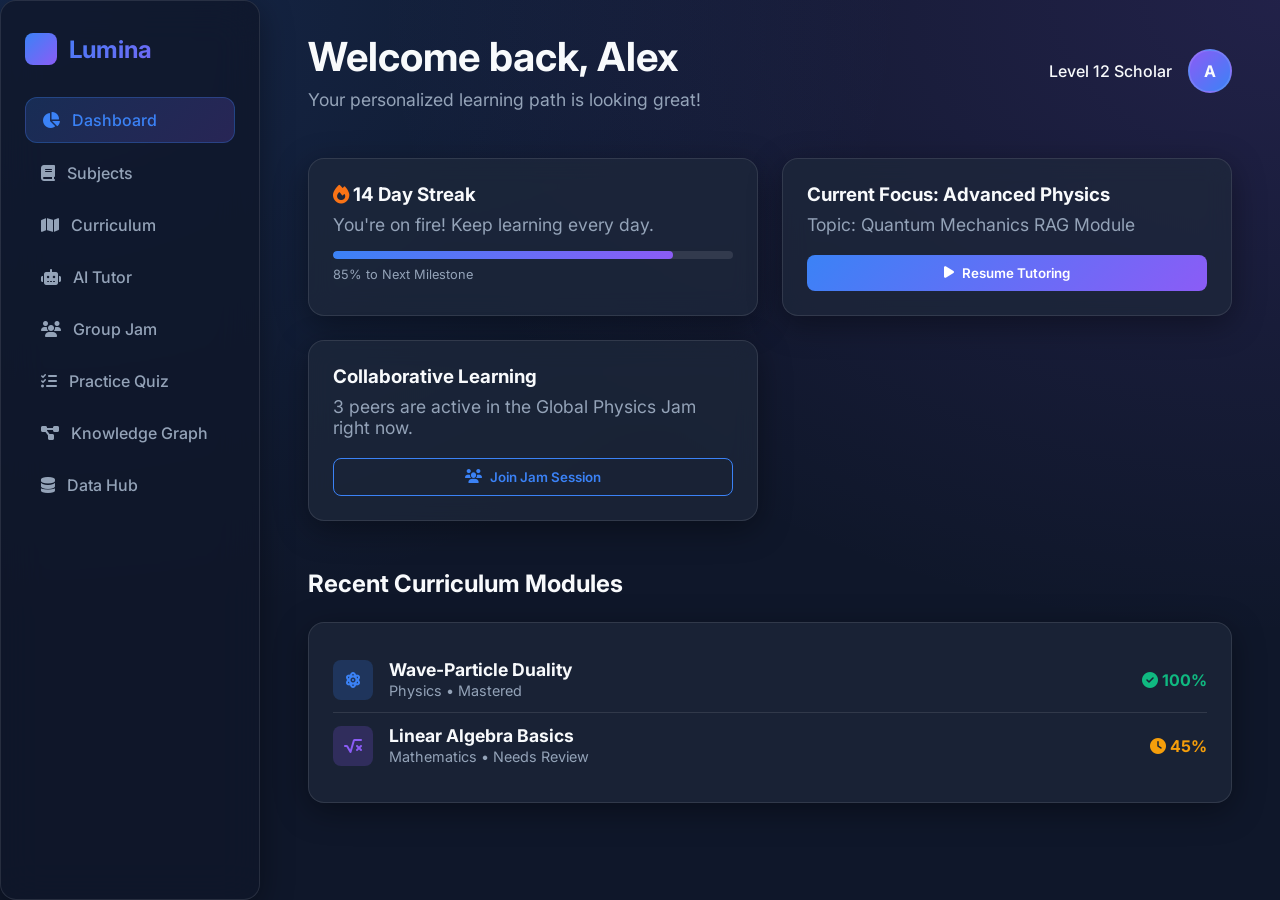
<file: index.html>
<!DOCTYPE html>
<html lang="en">

<head>
  <meta charset="UTF-8">
  <meta name="viewport" content="width=device-width, initial-scale=1.0">
  <title>Lumina RAG Tutor | Dashboard</title>
  <link rel="stylesheet" href="styles.css">
  <link href="https://fonts.googleapis.com/css2?family=Inter:wght@400;500;600;700&display=swap" rel="stylesheet">
  <!-- Icons -->
  <link rel="stylesheet" href="https://cdnjs.cloudflare.com/ajax/libs/font-awesome/6.4.0/css/all.min.css">
</head>

<body>

  <!-- Sidebar -->
  <nav class="sidebar glass-panel">
    <div class="brand">
      <div class="brand-icon"><i class="fa-solid fa-brain"></i></div>
      Lumina
    </div>

        <ul class="nav-links">
      <li><a href="index.html" class="nav-link active"><i class="fa-solid fa-chart-pie"></i> Dashboard</a></li>
      <li><a href="subjects.html" class="nav-link"><i class="fa-solid fa-book"></i> Subjects</a></li>
      <li><a href="curriculum.html" class="nav-link"><i class="fa-solid fa-map"></i> Curriculum</a></li>
      <li><a href="tutor.html" class="nav-link"><i class="fa-solid fa-robot"></i> AI Tutor</a></li>
      <li><a href="jam.html" class="nav-link"><i class="fa-solid fa-users"></i> Group Jam</a></li>
      <li><a href="quiz.html" class="nav-link"><i class="fa-solid fa-list-check"></i> Practice Quiz</a></li>
      <li><a href="graph.html" class="nav-link"><i class="fa-solid fa-project-diagram"></i> Knowledge Graph</a></li>
      <li><a href="profile.html" class="nav-link"><i class="fa-solid fa-database"></i> Data Hub</a></li>
    </ul>
  </nav>

  <!-- Main Content -->
  <main class="main-content">
    <header class="animate-fade-in">
      <div>
        <h1>Welcome back, Alex</h1>
        <p class="subtitle">Your personalized learning path is looking great!</p>
      </div>
      <div class="user-profile">
        <span style="font-weight: 500;">Level 12 Scholar</span>
        <div class="avatar">A</div>
      </div>
    </header>

    <div class="grid-cards animate-fade-in" style="animation-delay: 0.1s;">

      <!-- Metric Card -->
      <div class="glass-panel card">
        <h3><i class="fa-solid fa-fire text-orange-500" style="color:#f97316;"></i> 14 Day Streak</h3>
        <p class="subtitle" style="margin-top: 8px;">You're on fire! Keep learning every day.</p>
        <div class="progress-container">
          <div class="progress-bar" style="width: 85%"></div>
        </div>
        <p style="font-size: 0.8rem; margin-top: 8px; color: var(--text-muted);">85% to Next Milestone</p>
      </div>

      <!-- Currently Studying -->
      <div class="glass-panel card">
        <h3>Current Focus: Advanced Physics</h3>
        <p class="subtitle" style="margin-top: 8px;">Topic: Quantum Mechanics RAG Module</p>
        <button class="btn btn-primary" style="margin-top: 20px; width: 100%; justify-content: center;"
          onclick="window.location.href='tutor.html'">
          <i class="fa-solid fa-play"></i> Resume Tutoring
        </button>
      </div>

      <!-- Quick Action -->
      <div class="glass-panel card">
        <h3>Collaborative Learning</h3>
        <p class="subtitle" style="margin-top: 8px;">3 peers are active in the Global Physics Jam right now.</p>
        <button class="btn btn-outline" style="margin-top: 20px; width: 100%; justify-content: center;"
          onclick="window.location.href='jam.html'">
          <i class="fa-solid fa-users"></i> Join Jam Session
        </button>
      </div>

    </div>

    <!-- Recent Modules -->
    <h2 style="margin-top: 3rem; margin-bottom: 1.5rem;" class="animate-fade-in" style="animation-delay: 0.2s;">Recent
      Curriculum Modules</h2>
    <div class="glass-panel" style="padding: 1.5rem; animation-delay: 0.3s;">
      <div
        style="display: flex; justify-content: space-between; align-items: center; padding: 12px 0; border-bottom: 1px solid var(--glass-border);">
        <div style="display: flex; align-items: center; gap: 16px;">
          <div
            style="width:40px;height:40px;border-radius:8px;background:rgba(59,130,246,0.2);display:grid;place-items:center;color:var(--accent-primary);">
            <i class="fa-solid fa-atom"></i></div>
          <div>
            <h4 style="font-size: 1.1rem;">Wave-Particle Duality</h4>
            <span style="font-size: 0.9rem; color: var(--text-muted);">Physics • Mastered</span>
          </div>
        </div>
        <span style="color: var(--accent-success); font-weight: bold;"><i class="fa-solid fa-check-circle"></i>
          100%</span>
      </div>

      <div style="display: flex; justify-content: space-between; align-items: center; padding: 12px 0;">
        <div style="display: flex; align-items: center; gap: 16px;">
          <div
            style="width:40px;height:40px;border-radius:8px;background:rgba(139,92,246,0.2);display:grid;place-items:center;color:var(--accent-secondary);">
            <i class="fa-solid fa-square-root-variable"></i></div>
          <div>
            <h4 style="font-size: 1.1rem;">Linear Algebra Basics</h4>
            <span style="font-size: 0.9rem; color: var(--text-muted);">Mathematics • Needs Review</span>
          </div>
        </div>
        <span style="color: #f59e0b; font-weight: bold;"><i class="fa-solid fa-clock"></i> 45%</span>
      </div>
    </div>
  </main>

  <script src="app.js"></script>
</body>

</html>
</file>
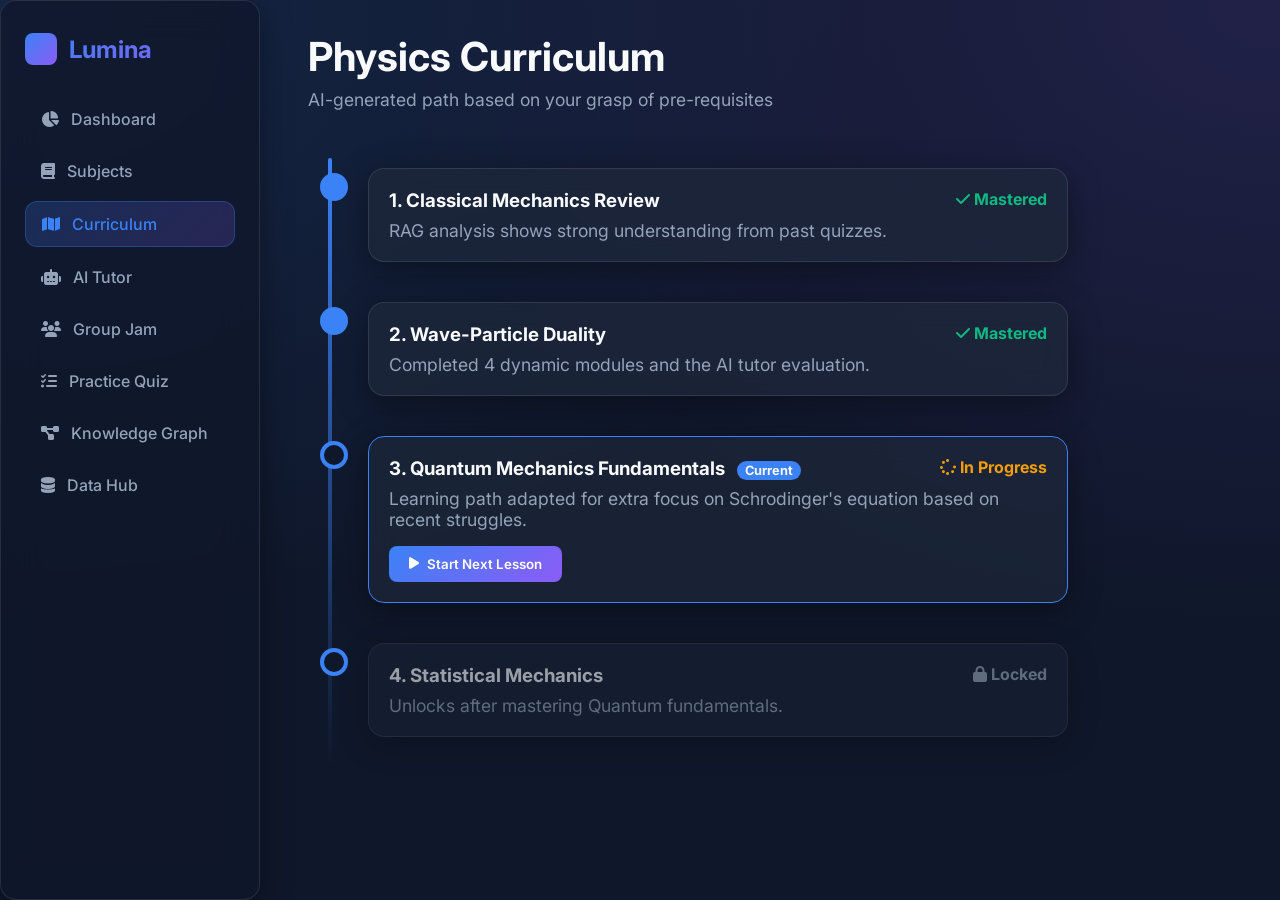
<file: curriculum.html>
<!DOCTYPE html>
<html lang="en">

<head>
    <meta charset="UTF-8">
    <title>Lumina | Curriculum</title>
    <link rel="stylesheet" href="styles.css">
    <link href="https://fonts.googleapis.com/css2?family=Inter:wght@400;500;600;700&display=swap" rel="stylesheet">
    <link rel="stylesheet" href="https://cdnjs.cloudflare.com/ajax/libs/font-awesome/6.4.0/css/all.min.css">
    <style>
        .timeline {
            position: relative;
            max-width: 800px;
            margin-top: 2rem;
        }

        .timeline::after {
            content: '';
            position: absolute;
            width: 4px;
            background: linear-gradient(180deg, var(--accent-primary), var(--bg-dark));
            top: 0;
            bottom: 0;
            left: 20px;
            border-radius: 2px;
        }

        .timeline-item {
            padding: 10px 40px 30px 60px;
            position: relative;
            background-color: inherit;
            width: 100%;
        }

        .timeline-item::after {
            content: '';
            position: absolute;
            width: 20px;
            height: 20px;
            left: 12px;
            background: var(--bg-dark);
            border: 4px solid var(--accent-primary);
            top: 15px;
            border-radius: 50%;
            z-index: 1;
        }

        .timeline-item.completed::after {
            background: var(--accent-primary);
        }

        .timeline-content {
            padding: 20px;
            position: relative;
        }
    </style>
</head>

<body>

    <!-- Sidebar -->
    <nav class="sidebar glass-panel">
        <div class="brand">
            <div class="brand-icon"><i class="fa-solid fa-brain"></i></div>
            Lumina
        </div>

            <ul class="nav-links">
      <li><a href="index.html" class="nav-link"><i class="fa-solid fa-chart-pie"></i> Dashboard</a></li>
      <li><a href="subjects.html" class="nav-link"><i class="fa-solid fa-book"></i> Subjects</a></li>
      <li><a href="curriculum.html" class="nav-link active"><i class="fa-solid fa-map"></i> Curriculum</a></li>
      <li><a href="tutor.html" class="nav-link"><i class="fa-solid fa-robot"></i> AI Tutor</a></li>
      <li><a href="jam.html" class="nav-link"><i class="fa-solid fa-users"></i> Group Jam</a></li>
      <li><a href="quiz.html" class="nav-link"><i class="fa-solid fa-list-check"></i> Practice Quiz</a></li>
      <li><a href="graph.html" class="nav-link"><i class="fa-solid fa-project-diagram"></i> Knowledge Graph</a></li>
      <li><a href="profile.html" class="nav-link"><i class="fa-solid fa-database"></i> Data Hub</a></li>
    </ul>
    </nav>

    <main class="main-content">
        <header class="animate-fade-in">
            <div>
                <h1>Physics Curriculum</h1>
                <p class="subtitle">AI-generated path based on your grasp of pre-requisites</p>
            </div>
        </header>

        <div class="timeline animate-fade-in" style="animation-delay: 0.1s;">

            <div class="timeline-item completed">
                <div class="glass-panel timeline-content">
                    <div style="display: flex; justify-content: space-between;">
                        <h3>1. Classical Mechanics Review</h3>
                        <span style="color: var(--accent-success); font-weight: bold;"><i class="fa-solid fa-check"></i>
                            Mastered</span>
                    </div>
                    <p class="subtitle" style="margin-top: 8px;">RAG analysis shows strong understanding from past
                        quizzes.</p>
                </div>
            </div>

            <div class="timeline-item completed">
                <div class="glass-panel timeline-content border-active">
                    <div style="display: flex; justify-content: space-between;">
                        <h3>2. Wave-Particle Duality</h3>
                        <span style="color: var(--accent-success); font-weight: bold;"><i class="fa-solid fa-check"></i>
                            Mastered</span>
                    </div>
                    <p class="subtitle" style="margin-top: 8px;">Completed 4 dynamic modules and the AI tutor
                        evaluation.</p>
                </div>
            </div>

            <div class="timeline-item">
                <div class="glass-panel timeline-content" style="border: 1px solid var(--accent-primary);">
                    <div style="display: flex; justify-content: space-between;">
                        <h3>3. Quantum Mechanics Fundamentals <span
                                style="font-size: 0.8rem; background: var(--accent-primary); padding: 2px 8px; border-radius: 12px; margin-left: 8px;">Current</span>
                        </h3>
                        <span style="color: #f59e0b; font-weight: bold;"><i class="fa-solid fa-spinner fa-spin"></i> In
                            Progress</span>
                    </div>
                    <p class="subtitle" style="margin-top: 8px;">Learning path adapted for extra focus on Schrodinger's
                        equation based on recent struggles.</p>
                    <button class="btn btn-primary" style="margin-top: 16px;"
                        onclick="window.location.href='tutor.html'"><i class="fa-solid fa-play"></i> Start Next
                        Lesson</button>
                </div>
            </div>

            <div class="timeline-item">
                <div class="glass-panel timeline-content" style="opacity: 0.6;">
                    <div style="display: flex; justify-content: space-between;">
                        <h3>4. Statistical Mechanics</h3>
                        <span style="color: var(--text-muted); font-weight: bold;"><i class="fa-solid fa-lock"></i>
                            Locked</span>
                    </div>
                    <p class="subtitle" style="margin-top: 8px;">Unlocks after mastering Quantum fundamentals.</p>
                </div>
            </div>

        </div>
    </main>

    <script src="app.js"></script>
</body>

</html>
</file>
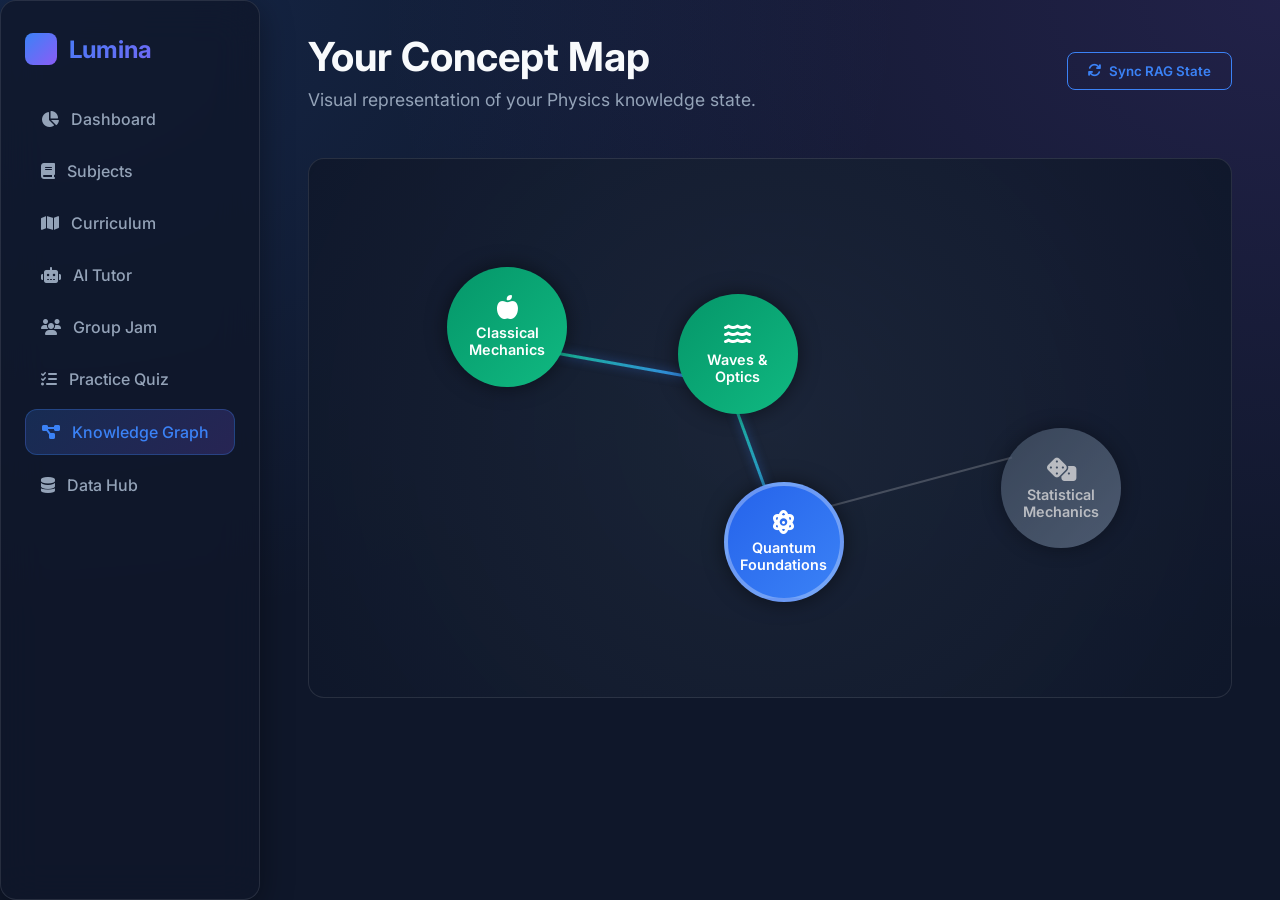
<file: graph.html>
<!DOCTYPE html>
<html lang="en">

<head>
    <meta charset="UTF-8">
    <title>Lumina | Knowledge Graph</title>
    <link rel="stylesheet" href="styles.css">
    <link href="https://fonts.googleapis.com/css2?family=Inter:wght@400;500;600;700&display=swap" rel="stylesheet">
    <link rel="stylesheet" href="https://cdnjs.cloudflare.com/ajax/libs/font-awesome/6.4.0/css/all.min.css">
    <style>
        .graph-container {
            position: relative;
            width: 100%;
            height: 60vh;
            background: radial-gradient(circle at center, rgba(30, 41, 59, 0.8), rgba(15, 23, 42, 0.9));
            border-radius: 16px;
            border: 1px solid var(--glass-border);
            overflow: hidden;
            display: flex;
            justify-content: center;
            align-items: center;
        }

        .node {
            position: absolute;
            width: 120px;
            height: 120px;
            border-radius: 50%;
            display: flex;
            flex-direction: column;
            justify-content: center;
            align-items: center;
            text-align: center;
            padding: 10px;
            font-size: 0.9rem;
            font-weight: 600;
            color: white;
            box-shadow: 0 0 20px rgba(0, 0, 0, 0.5);
            cursor: pointer;
            transition: transform 0.3s ease, box-shadow 0.3s ease;
            z-index: 2;
        }

        .node:hover {
            transform: scale(1.1);
            box-shadow: 0 0 30px rgba(255, 255, 255, 0.2);
        }

        .node-mastered {
            background: linear-gradient(135deg, #059669, #10b981);
        }

        .node-current {
            background: linear-gradient(135deg, #2563eb, #3b82f6);
            border: 4px solid rgba(255, 255, 255, 0.3);
        }

        .node-locked {
            background: linear-gradient(135deg, #475569, #64748b);
            opacity: 0.7;
        }

        .line {
            position: absolute;
            background: rgba(255, 255, 255, 0.2);
            height: 2px;
            z-index: 1;
            transform-origin: 0 50%;
        }

        .line-active {
            background: linear-gradient(90deg, #10b981, #3b82f6);
            height: 3px;
            box-shadow: 0 0 10px rgba(59, 130, 246, 0.5);
        }
    </style>
</head>

<body>

    <!-- Sidebar -->
    <nav class="sidebar glass-panel">
        <div class="brand">
            <div class="brand-icon"><i class="fa-solid fa-brain"></i></div> Lumina
        </div>
            <ul class="nav-links">
      <li><a href="index.html" class="nav-link"><i class="fa-solid fa-chart-pie"></i> Dashboard</a></li>
      <li><a href="subjects.html" class="nav-link"><i class="fa-solid fa-book"></i> Subjects</a></li>
      <li><a href="curriculum.html" class="nav-link"><i class="fa-solid fa-map"></i> Curriculum</a></li>
      <li><a href="tutor.html" class="nav-link"><i class="fa-solid fa-robot"></i> AI Tutor</a></li>
      <li><a href="jam.html" class="nav-link"><i class="fa-solid fa-users"></i> Group Jam</a></li>
      <li><a href="quiz.html" class="nav-link"><i class="fa-solid fa-list-check"></i> Practice Quiz</a></li>
      <li><a href="graph.html" class="nav-link active"><i class="fa-solid fa-project-diagram"></i> Knowledge Graph</a></li>
      <li><a href="profile.html" class="nav-link"><i class="fa-solid fa-database"></i> Data Hub</a></li>
    </ul>
    </nav>

    <main class="main-content">
        <header class="animate-fade-in">
            <div>
                <h1>Your Concept Map</h1>
                <p class="subtitle">Visual representation of your Physics knowledge state.</p>
            </div>
            <button class="btn btn-outline"><i class="fa-solid fa-arrows-rotate"></i> Sync RAG State</button>
        </header>

        <div class="graph-container animate-fade-in" style="animation-delay: 0.1s;">

            <!-- Nodes -->
            <div class="node node-mastered" style="top: 20%; left: 15%;">
                <i class="fa-solid fa-apple-whole" style="font-size: 1.5rem; margin-bottom: 5px;"></i>
                Classical<br>Mechanics
            </div>

            <div class="node node-mastered" style="top: 25%; left: 40%;">
                <i class="fa-solid fa-water" style="font-size: 1.5rem; margin-bottom: 5px;"></i>
                Waves &<br>Optics
            </div>

            <div class="node node-current" style="top: 60%; left: 45%;">
                <i class="fa-solid fa-atom" style="font-size: 1.5rem; margin-bottom: 5px;"></i>
                Quantum<br>Foundations
            </div>

            <div class="node node-locked" style="top: 50%; left: 75%;">
                <i class="fa-solid fa-dice" style="font-size: 1.5rem; margin-bottom: 5px;"></i>
                Statistical<br>Mechanics
            </div>

            <!-- Static Lines Mockup (Using fixed rotation/width for demo) -->
            <div class="line line-active" style="top: 35%; left: 24%; width: 20%; transform: rotate(10deg);"></div>
            <div class="line line-active" style="top: 40%; left: 45%; width: 20%; transform: rotate(70deg);"></div>
            <div class="line" style="top: 65%; left: 55%; width: 22%; transform: rotate(-15deg);"></div>

        </div>
    </main>

    <script src="app.js"></script>
</body>

</html>
</file>
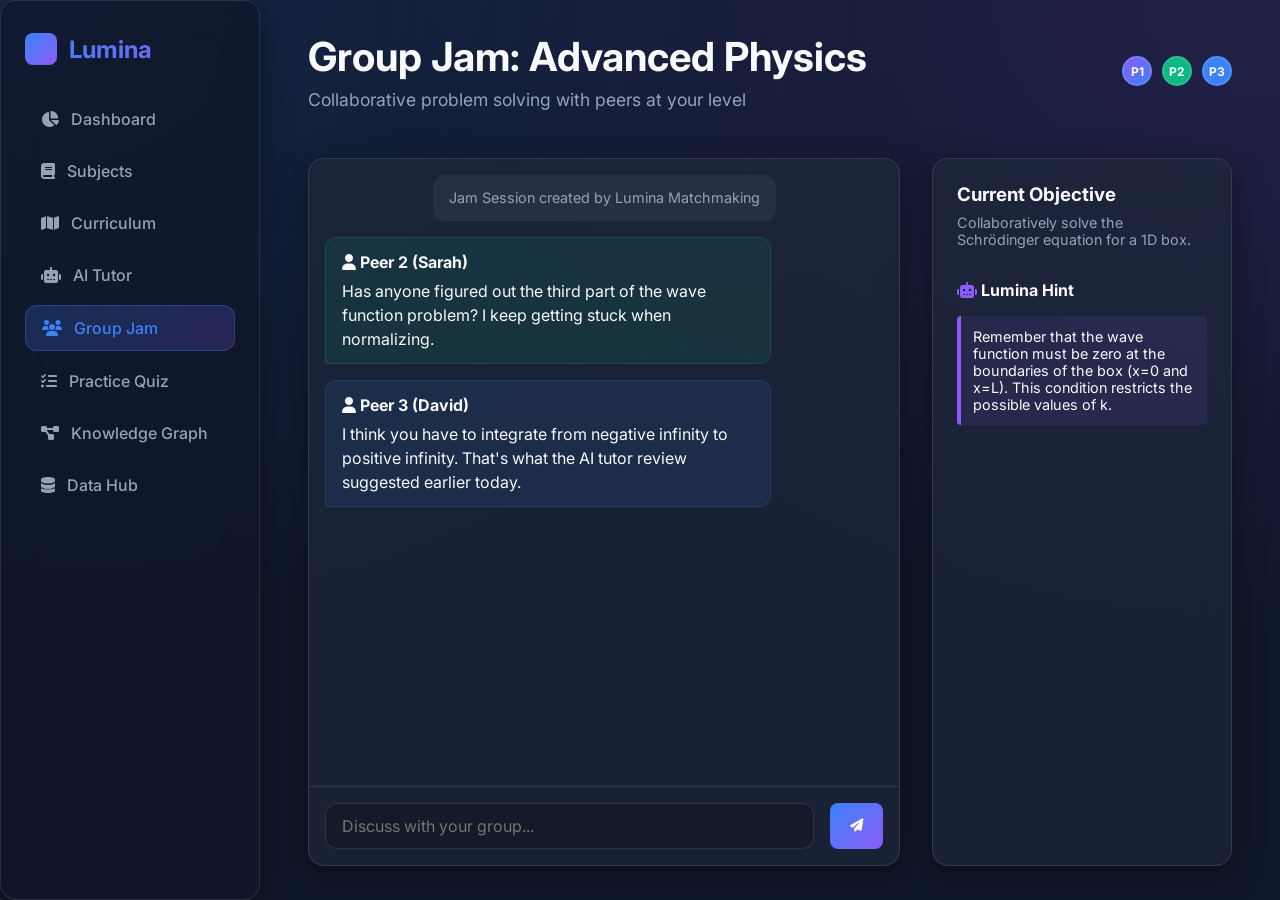
<file: jam.html>
<!DOCTYPE html>
<html lang="en">

<head>
    <meta charset="UTF-8">
    <title>Lumina | Group Jam</title>
    <link rel="stylesheet" href="styles.css">
    <link href="https://fonts.googleapis.com/css2?family=Inter:wght@400;500;600;700&display=swap" rel="stylesheet">
    <link rel="stylesheet" href="https://cdnjs.cloudflare.com/ajax/libs/font-awesome/6.4.0/css/all.min.css">
</head>

<body>

    <!-- Sidebar -->
    <nav class="sidebar glass-panel">
        <div class="brand">
            <div class="brand-icon"><i class="fa-solid fa-brain"></i></div>
            Lumina
        </div>

            <ul class="nav-links">
      <li><a href="index.html" class="nav-link"><i class="fa-solid fa-chart-pie"></i> Dashboard</a></li>
      <li><a href="subjects.html" class="nav-link"><i class="fa-solid fa-book"></i> Subjects</a></li>
      <li><a href="curriculum.html" class="nav-link"><i class="fa-solid fa-map"></i> Curriculum</a></li>
      <li><a href="tutor.html" class="nav-link"><i class="fa-solid fa-robot"></i> AI Tutor</a></li>
      <li><a href="jam.html" class="nav-link active"><i class="fa-solid fa-users"></i> Group Jam</a></li>
      <li><a href="quiz.html" class="nav-link"><i class="fa-solid fa-list-check"></i> Practice Quiz</a></li>
      <li><a href="graph.html" class="nav-link"><i class="fa-solid fa-project-diagram"></i> Knowledge Graph</a></li>
      <li><a href="profile.html" class="nav-link"><i class="fa-solid fa-database"></i> Data Hub</a></li>
    </ul>
    </nav>

    <main class="main-content">
        <header class="animate-fade-in">
            <div>
                <h1>Group Jam: Advanced Physics</h1>
                <p class="subtitle">Collaborative problem solving with peers at your level</p>
            </div>
            <div style="display: flex; gap: 10px;">
                <span class="user-profile">
                    <div class="avatar" style="width:30px;height:30px;font-size:12px;">P1</div>
                </span>
                <span class="user-profile">
                    <div class="avatar" style="width:30px;height:30px;font-size:12px;background:var(--accent-success)">
                        P2</div>
                </span>
                <span class="user-profile">
                    <div class="avatar" style="width:30px;height:30px;font-size:12px;background:var(--accent-primary)">
                        P3</div>
                </span>
            </div>
        </header>

        <div style="display: grid; grid-template-columns: 1fr 300px; gap: 2rem;">
            <div class="glass-panel chat-container animate-fade-in"
                style="animation-delay: 0.1s; height: calc(100vh - 12rem);">
                <div class="chat-history" id="jam-chat-history">
                    <div class="msg animate-fade-in"
                        style="background: rgba(255,255,255,0.05); align-self: center; text-align: center; color: var(--text-muted); font-size: 0.9rem;">
                        Jam Session created by Lumina Matchmaking
                    </div>
                    <div class="msg animate-fade-in"
                        style="background: rgba(16, 185, 129, 0.1); border: 1px solid rgba(16, 185, 129, 0.2); align-self: flex-start; border-bottom-left-radius: 4px;">
                        <strong><i class="fa-solid fa-user"></i> Peer 2 (Sarah)</strong><br>
                        <p style="margin-top: 5px;">Has anyone figured out the third part of the wave function problem?
                            I keep getting stuck when normalizing.</p>
                    </div>
                    <div class="msg animate-fade-in"
                        style="background: rgba(59, 130, 246, 0.1); border: 1px solid rgba(59, 130, 246, 0.2); align-self: flex-start; border-bottom-left-radius: 4px;">
                        <strong><i class="fa-solid fa-user"></i> Peer 3 (David)</strong><br>
                        <p style="margin-top: 5px;">I think you have to integrate from negative infinity to positive
                            infinity. That's what the AI tutor review suggested earlier today.</p>
                    </div>
                </div>

                <div class="chat-input-area">
                    <input type="text" class="chat-input-field" id="jam-input" placeholder="Discuss with your group...">
                    <button class="btn btn-primary" id="jam-send"><i class="fa-solid fa-paper-plane"></i></button>
                </div>
            </div>

            <div class="glass-panel animate-fade-in" style="animation-delay: 0.2s; padding: 1.5rem;">
                <h3>Current Objective</h3>
                <p class="subtitle" style="font-size: 0.9rem; margin-top: 8px;">Collaboratively solve the Schrödinger
                    equation for a 1D box.</p>

                <h4 style="margin-top: 2rem; margin-bottom: 1rem;"><i class="fa-solid fa-robot"
                        style="color: var(--accent-secondary)"></i> Lumina Hint</h4>
                <div
                    style="background: rgba(139, 92, 246, 0.1); border-left: 4px solid var(--accent-secondary); padding: 12px; border-radius: 4px; font-size: 0.9rem;">
                    Remember that the wave function must be zero at the boundaries of the box (x=0 and x=L). This
                    condition restricts the possible values of k.
                </div>
            </div>
        </div>
    </main>

    <script src="app.js"></script>
</body>

</html>
</file>
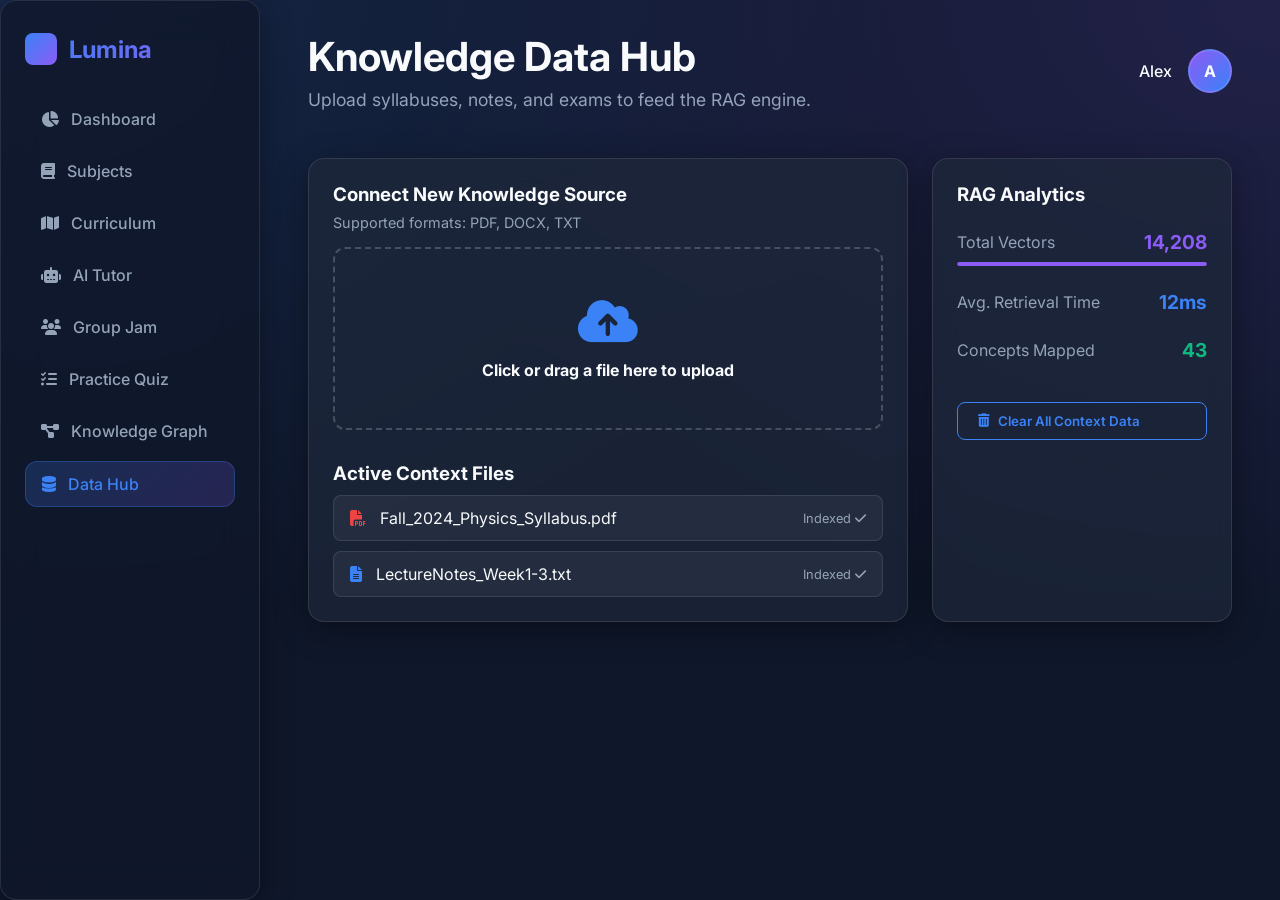
<file: profile.html>
<!DOCTYPE html>
<html lang="en">

<head>
    <meta charset="UTF-8">
    <title>Lumina | Data Hub</title>
    <link rel="stylesheet" href="styles.css">
    <link href="https://fonts.googleapis.com/css2?family=Inter:wght@400;500;600;700&display=swap" rel="stylesheet">
    <link rel="stylesheet" href="https://cdnjs.cloudflare.com/ajax/libs/font-awesome/6.4.0/css/all.min.css">
    <style>
        .upload-zone {
            border: 2px dashed rgba(255, 255, 255, 0.2);
            border-radius: 12px;
            padding: 3rem;
            text-align: center;
            transition: all 0.3s ease;
            cursor: pointer;
            margin-top: 1rem;
        }

        .upload-zone:hover {
            border-color: var(--accent-primary);
            background: rgba(59, 130, 246, 0.05);
        }

        .file-item {
            display: flex;
            justify-content: space-between;
            align-items: center;
            padding: 12px 16px;
            background: rgba(255, 255, 255, 0.05);
            border: 1px solid var(--glass-border);
            border-radius: 8px;
            margin-top: 10px;
        }
    </style>
</head>

<body>

    <!-- Sidebar -->
    <nav class="sidebar glass-panel">
        <div class="brand">
            <div class="brand-icon"><i class="fa-solid fa-brain"></i></div> Lumina
        </div>
            <ul class="nav-links">
      <li><a href="index.html" class="nav-link"><i class="fa-solid fa-chart-pie"></i> Dashboard</a></li>
      <li><a href="subjects.html" class="nav-link"><i class="fa-solid fa-book"></i> Subjects</a></li>
      <li><a href="curriculum.html" class="nav-link"><i class="fa-solid fa-map"></i> Curriculum</a></li>
      <li><a href="tutor.html" class="nav-link"><i class="fa-solid fa-robot"></i> AI Tutor</a></li>
      <li><a href="jam.html" class="nav-link"><i class="fa-solid fa-users"></i> Group Jam</a></li>
      <li><a href="quiz.html" class="nav-link"><i class="fa-solid fa-list-check"></i> Practice Quiz</a></li>
      <li><a href="graph.html" class="nav-link"><i class="fa-solid fa-project-diagram"></i> Knowledge Graph</a></li>
      <li><a href="profile.html" class="nav-link active"><i class="fa-solid fa-database"></i> Data Hub</a></li>
    </ul>
    </nav>

    <main class="main-content">
        <header class="animate-fade-in">
            <div>
                <h1>Knowledge Data Hub</h1>
                <p class="subtitle">Upload syllabuses, notes, and exams to feed the RAG engine.</p>
            </div>
            <div>
                <div class="user-profile">
                    <span style="font-weight: 500;">Alex</span>
                    <div class="avatar">A</div>
                </div>
            </div>
        </header>

        <div class="grid-cards animate-fade-in" style="animation-delay: 0.1s; grid-template-columns: 2fr 1fr;">

            <!-- Upload Section -->
            <div class="glass-panel card">
                <h3>Connect New Knowledge Source</h3>
                <p class="subtitle" style="font-size: 0.9rem; margin-top: 8px;">Supported formats: PDF, DOCX, TXT</p>

                <div class="upload-zone" id="upload-zone" onclick="simulateUpload()">
                    <i class="fa-solid fa-cloud-arrow-up"
                        style="font-size: 3rem; color: var(--accent-primary); margin-bottom: 15px;"></i>
                    <h4 id="upload-text">Click or drag a file here to upload</h4>
                </div>

                <h3 style="margin-top: 2rem;">Active Context Files</h3>
                <div class="file-item">
                    <div><i class="fa-solid fa-file-pdf" style="color: #ef4444; margin-right: 10px;"></i>
                        Fall_2024_Physics_Syllabus.pdf</div>
                    <span style="color: var(--text-muted); font-size: 0.8rem;">Indexed <i
                            class="fa-solid fa-check text-green-500"></i></span>
                </div>
                <div class="file-item">
                    <div><i class="fa-solid fa-file-lines"
                            style="color: var(--accent-primary); margin-right: 10px;"></i> LectureNotes_Week1-3.txt
                    </div>
                    <span style="color: var(--text-muted); font-size: 0.8rem;">Indexed <i
                            class="fa-solid fa-check text-green-500"></i></span>
                </div>
            </div>

            <!-- Stats Section -->
            <div class="glass-panel card">
                <h3>RAG Analytics</h3>

                <div style="margin-top: 1.5rem; display: flex; align-items: center; justify-content: space-between;">
                    <span style="color: var(--text-muted);">Total Vectors</span>
                    <strong style="font-size: 1.2rem; color: var(--accent-secondary);">14,208</strong>
                </div>
                <div class="progress-container" style="height: 4px; margin-top: 8px;">
                    <div class="progress-bar" style="width: 100%; background: var(--accent-secondary);"></div>
                </div>

                <div style="margin-top: 1.5rem; display: flex; align-items: center; justify-content: space-between;">
                    <span style="color: var(--text-muted);">Avg. Retrieval Time</span>
                    <strong style="font-size: 1.2rem; color: var(--accent-primary);">12ms</strong>
                </div>

                <div style="margin-top: 1.5rem; display: flex; align-items: center; justify-content: space-between;">
                    <span style="color: var(--text-muted);">Concepts Mapped</span>
                    <strong style="font-size: 1.2rem; color: var(--accent-success);">43</strong>
                </div>

                <button class="btn btn-outline" style="width: 100%; margin-top: 2.5rem;"><i
                        class="fa-solid fa-trash-can"></i> Clear All Context Data</button>
            </div>

        </div>
    </main>

    <script src="app.js"></script>
</body>

</html>
</file>
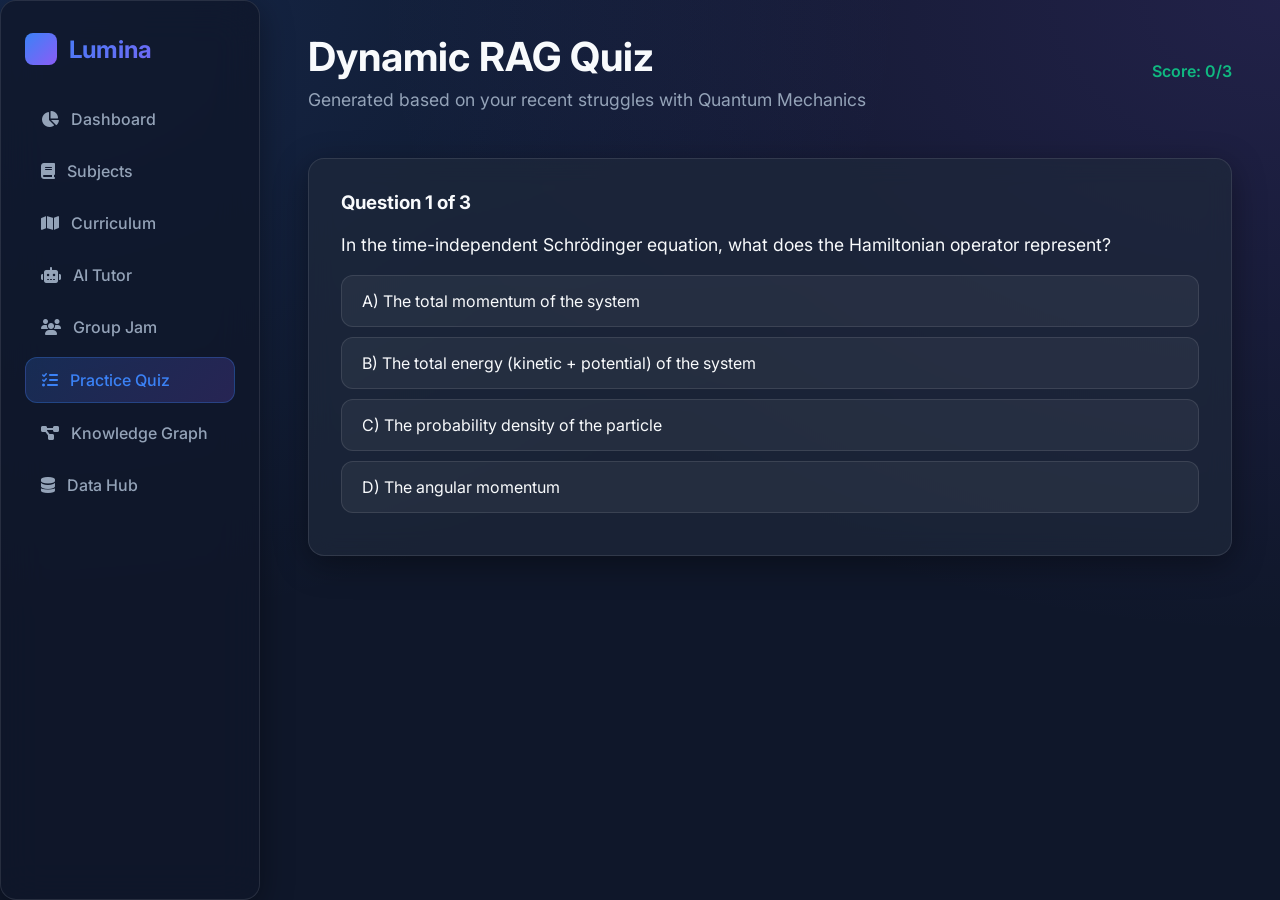
<file: quiz.html>
<!DOCTYPE html>
<html lang="en">

<head>
    <meta charset="UTF-8">
    <title>Lumina | Practice Quiz</title>
    <link rel="stylesheet" href="styles.css">
    <link href="https://fonts.googleapis.com/css2?family=Inter:wght@400;500;600;700&display=swap" rel="stylesheet">
    <link rel="stylesheet" href="https://cdnjs.cloudflare.com/ajax/libs/font-awesome/6.4.0/css/all.min.css">
    <style>
        .quiz-card {
            padding: 2rem;
            margin-top: 1.5rem;
        }

        .option-btn {
            display: block;
            width: 100%;
            text-align: left;
            padding: 15px 20px;
            margin-bottom: 10px;
            background: rgba(255, 255, 255, 0.05);
            border: 1px solid var(--glass-border);
            border-radius: 12px;
            color: var(--text-main);
            cursor: pointer;
            transition: all 0.2s ease;
            font-size: 1rem;
        }

        .option-btn:hover {
            background: rgba(255, 255, 255, 0.1);
            border-color: var(--accent-primary);
        }

        .option-btn.correct {
            background: rgba(16, 185, 129, 0.2);
            border-color: var(--accent-success);
        }

        .option-btn.incorrect {
            background: rgba(239, 68, 68, 0.2);
            border-color: #ef4444;
        }

        .explanation {
            margin-top: 1rem;
            padding: 1rem;
            border-radius: 8px;
            background: rgba(59, 130, 246, 0.1);
            border-left: 4px solid var(--accent-primary);
            display: none;
        }
    </style>
</head>

<body>

    <!-- Sidebar -->
    <nav class="sidebar glass-panel">
        <div class="brand">
            <div class="brand-icon"><i class="fa-solid fa-brain"></i></div> Lumina
        </div>
            <ul class="nav-links">
      <li><a href="index.html" class="nav-link"><i class="fa-solid fa-chart-pie"></i> Dashboard</a></li>
      <li><a href="subjects.html" class="nav-link"><i class="fa-solid fa-book"></i> Subjects</a></li>
      <li><a href="curriculum.html" class="nav-link"><i class="fa-solid fa-map"></i> Curriculum</a></li>
      <li><a href="tutor.html" class="nav-link"><i class="fa-solid fa-robot"></i> AI Tutor</a></li>
      <li><a href="jam.html" class="nav-link"><i class="fa-solid fa-users"></i> Group Jam</a></li>
      <li><a href="quiz.html" class="nav-link active"><i class="fa-solid fa-list-check"></i> Practice Quiz</a></li>
      <li><a href="graph.html" class="nav-link"><i class="fa-solid fa-project-diagram"></i> Knowledge Graph</a></li>
      <li><a href="profile.html" class="nav-link"><i class="fa-solid fa-database"></i> Data Hub</a></li>
    </ul>
    </nav>

    <main class="main-content">
        <header class="animate-fade-in">
            <div>
                <h1>Dynamic RAG Quiz</h1>
                <p class="subtitle">Generated based on your recent struggles with Quantum Mechanics</p>
            </div>
            <div><span style="font-weight: 600; color: var(--accent-success);">Score: <span
                        id="quiz-score">0</span>/3</span></div>
        </header>

        <div class="glass-panel quiz-card animate-fade-in" style="animation-delay: 0.1s;" id="quiz-container">
            <h3 style="margin-bottom: 20px;">Question 1 of 3</h3>
            <p style="font-size: 1.1rem; margin-bottom: 20px;">In the time-independent Schrödinger equation, what does
                the Hamiltonian operator represent?</p>

            <div id="options-1">
                <button class="option-btn" onclick="checkAnswer(1, this, false)">A) The total momentum of the
                    system</button>
                <button class="option-btn" onclick="checkAnswer(1, this, true)">B) The total energy (kinetic +
                    potential) of the system</button>
                <button class="option-btn" onclick="checkAnswer(1, this, false)">C) The probability density of the
                    particle</button>
                <button class="option-btn" onclick="checkAnswer(1, this, false)">D) The angular momentum</button>
            </div>

            <div class="explanation" id="exp-1">
                <strong><i class="fa-solid fa-robot"></i> Tutor Note:</strong> Correct! The Hamiltonian operator (H)
                corresponds to the total energy of the system, which is the sum of kinetic and potential energies. Let's
                keep going!
            </div>

            <button class="btn btn-primary" id="next-btn" style="margin-top: 20px; display: none;"
                onclick="nextQuestion()">Next Question <i class="fa-solid fa-arrow-right"></i></button>
        </div>
    </main>

    <script src="app.js"></script>
</body>

</html>
</file>
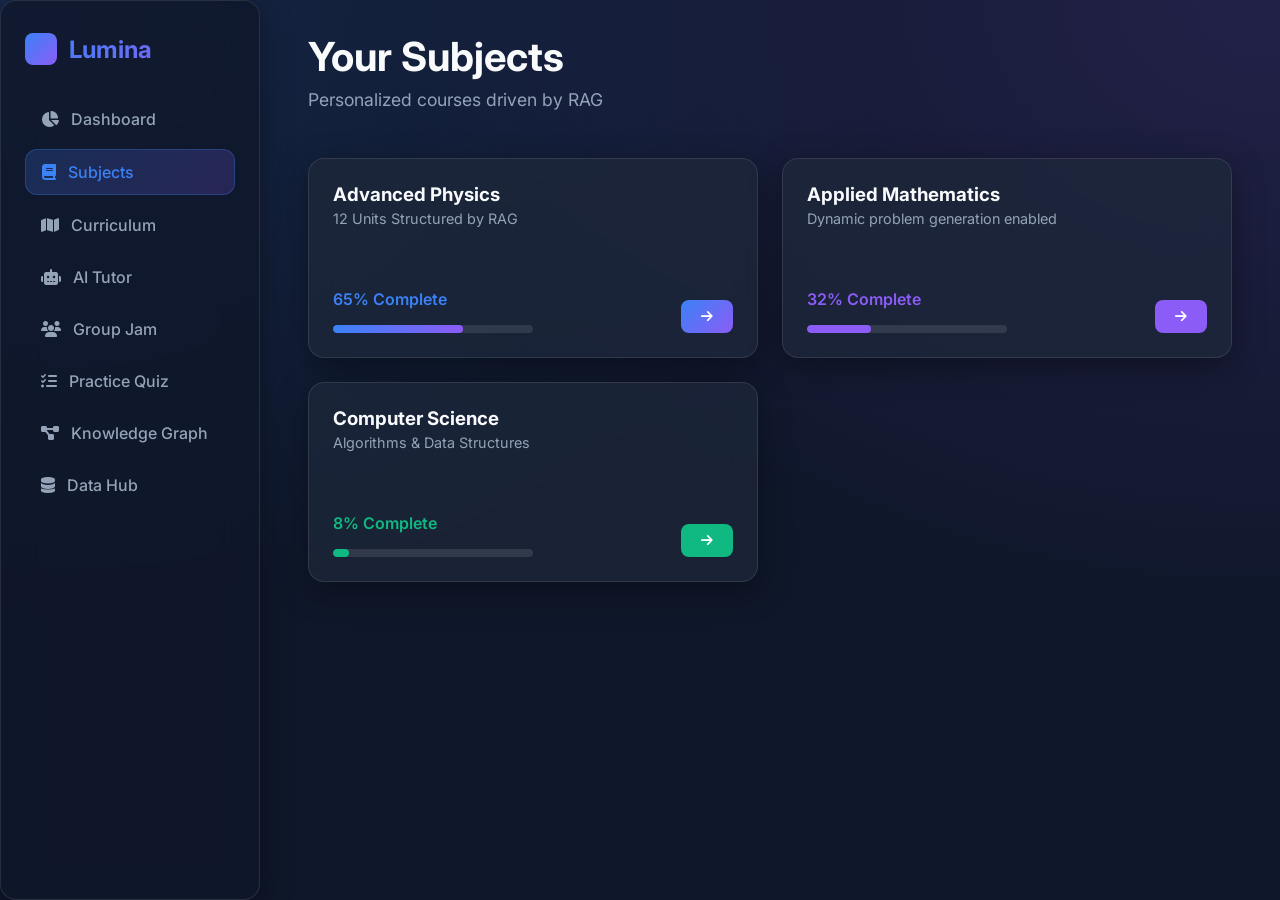
<file: subjects.html>
<!DOCTYPE html>
<html lang="en">

<head>
    <meta charset="UTF-8">
    <title>Lumina | Subjects</title>
    <link rel="stylesheet" href="styles.css">
    <link href="https://fonts.googleapis.com/css2?family=Inter:wght@400;500;600;700&display=swap" rel="stylesheet">
    <link rel="stylesheet" href="https://cdnjs.cloudflare.com/ajax/libs/font-awesome/6.4.0/css/all.min.css">
    <style>
        .subject-card {
            position: relative;
            overflow: hidden;
            display: flex;
            flex-direction: column;
            justify-content: space-between;
            height: 200px;
        }

        .subject-card::before {
            content: '';
            position: absolute;
            top: 0;
            left: 0;
            right: 0;
            bottom: 0;
            opacity: 0.1;
            z-index: 0;
            background-size: cover;
            background-position: center;
        }

        .subject-physics::before {
            background-image: url('https://images.unsplash.com/photo-1636466497217-26a8cbeaf0aa?q=80&w=400&auto=format&fit=crop');
        }

        .subject-math::before {
            background-image: url('https://images.unsplash.com/photo-1596495578065-6e0763fa1178?q=80&w=400&auto=format&fit=crop');
        }

        .subject-cs::before {
            background-image: url('https://images.unsplash.com/photo-1555066931-4365d14bab8c?q=80&w=400&auto=format&fit=crop');
        }

        .subject-content {
            z-index: 1;
            position: relative;
        }
    </style>
</head>

<body>

    <!-- Sidebar -->
    <nav class="sidebar glass-panel">
        <div class="brand">
            <div class="brand-icon"><i class="fa-solid fa-brain"></i></div>
            Lumina
        </div>

            <ul class="nav-links">
      <li><a href="index.html" class="nav-link"><i class="fa-solid fa-chart-pie"></i> Dashboard</a></li>
      <li><a href="subjects.html" class="nav-link active"><i class="fa-solid fa-book"></i> Subjects</a></li>
      <li><a href="curriculum.html" class="nav-link"><i class="fa-solid fa-map"></i> Curriculum</a></li>
      <li><a href="tutor.html" class="nav-link"><i class="fa-solid fa-robot"></i> AI Tutor</a></li>
      <li><a href="jam.html" class="nav-link"><i class="fa-solid fa-users"></i> Group Jam</a></li>
      <li><a href="quiz.html" class="nav-link"><i class="fa-solid fa-list-check"></i> Practice Quiz</a></li>
      <li><a href="graph.html" class="nav-link"><i class="fa-solid fa-project-diagram"></i> Knowledge Graph</a></li>
      <li><a href="profile.html" class="nav-link"><i class="fa-solid fa-database"></i> Data Hub</a></li>
    </ul>
    </nav>

    <main class="main-content">
        <header class="animate-fade-in">
            <div>
                <h1>Your Subjects</h1>
                <p class="subtitle">Personalized courses driven by RAG</p>
            </div>
        </header>

        <div class="grid-cards animate-fade-in"
            style="animation-delay: 0.1s; grid-template-columns: repeat(auto-fit, minmax(320px, 1fr));">

            <!-- Card -->
            <div class="glass-panel card subject-card subject-physics">
                <div class="subject-content">
                    <h3>Advanced Physics</h3>
                    <p class="subtitle" style="font-size: 0.9rem; margin-top: 4px;">12 Units Structured by RAG</p>
                </div>
                <div class="subject-content">
                    <div style="display: flex; justify-content: space-between; align-items: flex-end;">
                        <div>
                            <p style="font-weight: 600; color: var(--accent-primary);">65% Complete</p>
                            <div class="progress-container" style="width: 200px;">
                                <div class="progress-bar" style="width: 65%"></div>
                            </div>
                        </div>
                        <button class="btn btn-primary" onclick="window.location.href='curriculum.html'"><i
                                class="fa-solid fa-arrow-right"></i></button>
                    </div>
                </div>
            </div>

            <!-- Card -->
            <div class="glass-panel card subject-card subject-math">
                <div class="subject-content">
                    <h3>Applied Mathematics</h3>
                    <p class="subtitle" style="font-size: 0.9rem; margin-top: 4px;">Dynamic problem generation enabled
                    </p>
                </div>
                <div class="subject-content">
                    <div style="display: flex; justify-content: space-between; align-items: flex-end;">
                        <div>
                            <p style="font-weight: 600; color: var(--accent-secondary);">32% Complete</p>
                            <div class="progress-container" style="width: 200px;">
                                <div class="progress-bar" style="background: var(--accent-secondary); width: 32%"></div>
                            </div>
                        </div>
                        <button class="btn btn-primary" style="background: var(--accent-secondary);"
                            onclick="window.location.href='curriculum.html'"><i
                                class="fa-solid fa-arrow-right"></i></button>
                    </div>
                </div>
            </div>

            <!-- Card -->
            <div class="glass-panel card subject-card subject-cs">
                <div class="subject-content">
                    <h3>Computer Science</h3>
                    <p class="subtitle" style="font-size: 0.9rem; margin-top: 4px;">Algorithms & Data Structures</p>
                </div>
                <div class="subject-content">
                    <div style="display: flex; justify-content: space-between; align-items: flex-end;">
                        <div>
                            <p style="font-weight: 600; color: var(--accent-success);">8% Complete</p>
                            <div class="progress-container" style="width: 200px;">
                                <div class="progress-bar" style="background: var(--accent-success); width: 8%"></div>
                            </div>
                        </div>
                        <button class="btn btn-primary" style="background: var(--accent-success);"
                            onclick="window.location.href='curriculum.html'"><i
                                class="fa-solid fa-arrow-right"></i></button>
                    </div>
                </div>
            </div>

        </div>
    </main>

    <script src="app.js"></script>
</body>

</html>
</file>
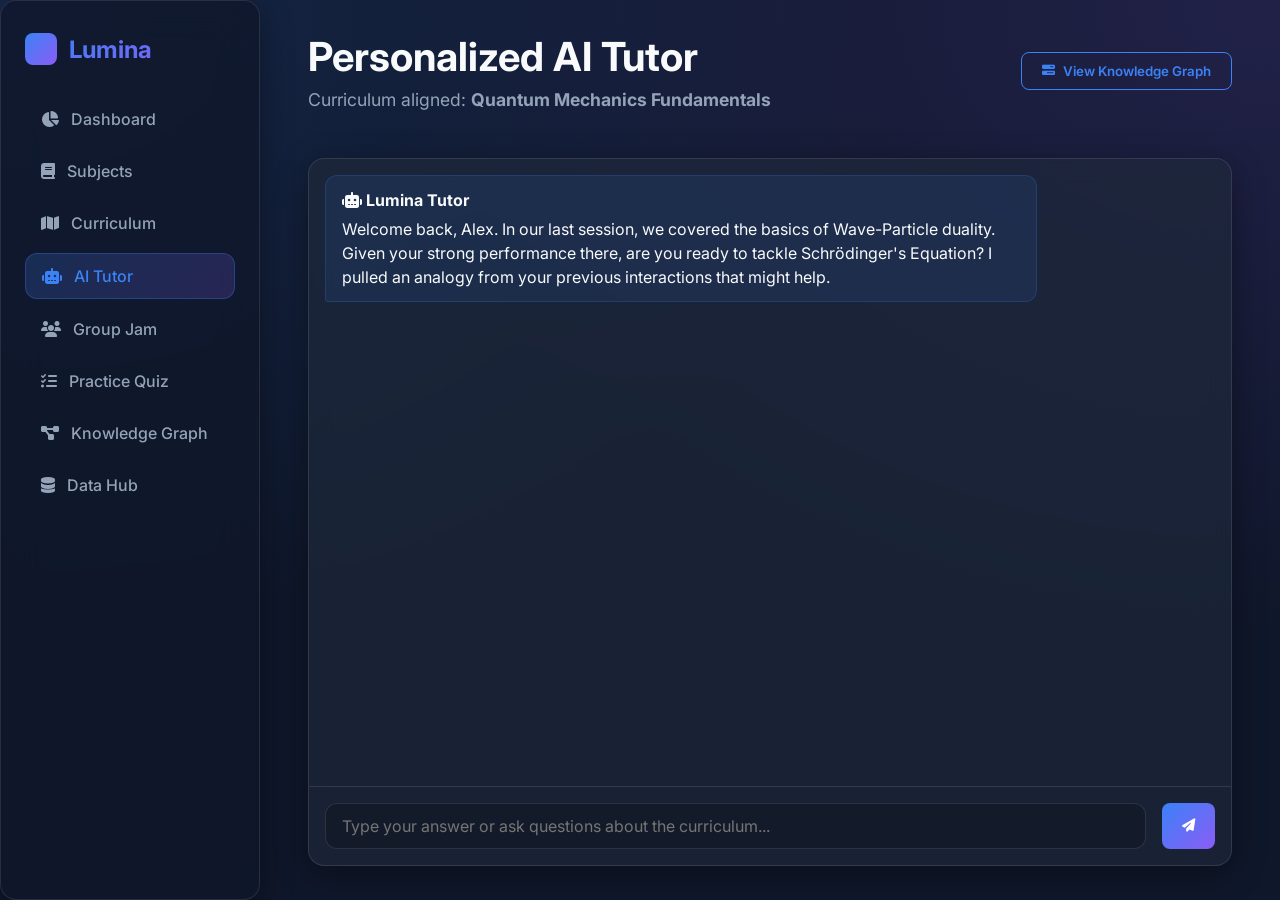
<file: tutor.html>
<!DOCTYPE html>
<html lang="en">

<head>
    <meta charset="UTF-8">
    <title>Lumina | AI Tutor</title>
    <link rel="stylesheet" href="styles.css">
    <link href="https://fonts.googleapis.com/css2?family=Inter:wght@400;500;600;700&display=swap" rel="stylesheet">
    <link rel="stylesheet" href="https://cdnjs.cloudflare.com/ajax/libs/font-awesome/6.4.0/css/all.min.css">
</head>

<body>

    <!-- Sidebar -->
    <nav class="sidebar glass-panel">
        <div class="brand">
            <div class="brand-icon"><i class="fa-solid fa-brain"></i></div>
            Lumina
        </div>

            <ul class="nav-links">
      <li><a href="index.html" class="nav-link"><i class="fa-solid fa-chart-pie"></i> Dashboard</a></li>
      <li><a href="subjects.html" class="nav-link"><i class="fa-solid fa-book"></i> Subjects</a></li>
      <li><a href="curriculum.html" class="nav-link"><i class="fa-solid fa-map"></i> Curriculum</a></li>
      <li><a href="tutor.html" class="nav-link active"><i class="fa-solid fa-robot"></i> AI Tutor</a></li>
      <li><a href="jam.html" class="nav-link"><i class="fa-solid fa-users"></i> Group Jam</a></li>
      <li><a href="quiz.html" class="nav-link"><i class="fa-solid fa-list-check"></i> Practice Quiz</a></li>
      <li><a href="graph.html" class="nav-link"><i class="fa-solid fa-project-diagram"></i> Knowledge Graph</a></li>
      <li><a href="profile.html" class="nav-link"><i class="fa-solid fa-database"></i> Data Hub</a></li>
    </ul>
    </nav>

    <main class="main-content">
        <header class="animate-fade-in">
            <div>
                <h1>Personalized AI Tutor</h1>
                <p class="subtitle">Curriculum aligned: <strong>Quantum Mechanics Fundamentals</strong></p>
            </div>
            <div>
                <button class="btn btn-outline"><i class="fa-solid fa-bars-progress"></i> View Knowledge Graph</button>
            </div>
        </header>

        <div class="glass-panel chat-container animate-fade-in" style="animation-delay: 0.1s;">

            <div class="chat-history" id="tutor-chat-history">
                <div class="msg msg-ai animate-fade-in">
                    <strong><i class="fa-solid fa-robot"></i> Lumina Tutor</strong><br>
                    <p style="margin-top: 5px;">Welcome back, Alex. In our last session, we covered the basics of
                        Wave-Particle duality. Given your strong performance there, are you ready to tackle
                        Schrödinger's Equation? I pulled an analogy from your previous interactions that might help.</p>
                </div>
            </div>

            <div class="chat-input-area">
                <input type="text" class="chat-input-field" id="tutor-input"
                    placeholder="Type your answer or ask questions about the curriculum...">
                <button class="btn btn-primary" id="tutor-send"><i class="fa-solid fa-paper-plane"></i></button>
            </div>

        </div>
    </main>

    <script src="app.js"></script>
</body>

</html>
</file>
<file: styles.css>
:root {
  --bg-dark: #0f172a;
  --bg-card: rgba(30, 41, 59, 0.7);
  --text-main: #f8fafc;
  --text-muted: #94a3b8;
  --accent-primary: #3b82f6;
  --accent-secondary: #8b5cf6;
  --accent-success: #10b981;
  --glass-border: rgba(255, 255, 255, 0.1);
  --glass-shadow: 0 8px 32px 0 rgba(0, 0, 0, 0.37);
  --sidebar-width: 260px;
}

* {
  margin: 0;
  padding: 0;
  box-sizing: border-box;
  font-family: 'Inter', -apple-system, BlinkMacSystemFont, "Segoe UI", Roboto, Helvetica, Arial, sans-serif;
}

body {
  background-color: var(--bg-dark);
  color: var(--text-main);
  min-height: 100vh;
  display: flex;
  overflow-x: hidden;
  background-image: 
    radial-gradient(at 0% 0%, rgba(59, 130, 246, 0.15) 0px, transparent 50%),
    radial-gradient(at 100% 0%, rgba(139, 92, 246, 0.15) 0px, transparent 50%);
  background-attachment: fixed;
}

.glass-panel {
  background: var(--bg-card);
  backdrop-filter: blur(12px);
  -webkit-backdrop-filter: blur(12px);
  border: 1px solid var(--glass-border);
  border-radius: 16px;
  box-shadow: var(--glass-shadow);
}

/* Sidebar */
.sidebar {
  width: var(--sidebar-width);
  height: 100vh;
  position: fixed;
  left: 0;
  top: 0;
  padding: 2rem 1.5rem;
  display: flex;
  flex-direction: column;
  gap: 2rem;
  z-index: 100;
  border-right: 1px solid var(--glass-border);
  background: rgba(15, 23, 42, 0.8);
  backdrop-filter: blur(20px);
}

.brand {
  display: flex;
  align-items: center;
  gap: 12px;
  font-size: 1.5rem;
  font-weight: 700;
  background: linear-gradient(135deg, var(--accent-primary), var(--accent-secondary));
  -webkit-background-clip: text;
  -webkit-text-fill-color: transparent;
}

.brand-icon {
  width: 32px;
  height: 32px;
  background: linear-gradient(135deg, var(--accent-primary), var(--accent-secondary));
  border-radius: 8px;
  display: grid;
  place-items: center;
  color: white;
  font-size: 1.2rem;
}

.nav-links {
  display: flex;
  flex-direction: column;
  gap: 0.5rem;
  list-style: none;
}

.nav-link {
  display: flex;
  align-items: center;
  gap: 12px;
  padding: 12px 16px;
  color: var(--text-muted);
  text-decoration: none;
  border-radius: 12px;
  transition: all 0.3s ease;
  font-weight: 500;
}

.nav-link:hover {
  background: rgba(255, 255, 255, 0.05);
  color: var(--text-main);
  transform: translateX(4px);
}

.nav-link.active {
  background: linear-gradient(135deg, rgba(59, 130, 246, 0.2), rgba(139, 92, 246, 0.2));
  color: var(--accent-primary);
  border: 1px solid rgba(59, 130, 246, 0.3);
}

/* Main Content Area */
.main-content {
  margin-left: var(--sidebar-width);
  flex: 1;
  padding: 2rem 3rem;
  min-height: 100vh;
}

header {
  display: flex;
  justify-content: space-between;
  align-items: center;
  margin-bottom: 3rem;
}

.user-profile {
  display: flex;
  align-items: center;
  gap: 1rem;
}

.avatar {
  width: 44px;
  height: 44px;
  border-radius: 50%;
  background: linear-gradient(135deg, var(--accent-secondary), var(--accent-primary));
  display: grid;
  place-items: center;
  font-weight: 700;
  border: 2px solid var(--glass-border);
}

/* Common Layout Elements */
h1 {
  font-size: 2.5rem;
  font-weight: 700;
  margin-bottom: 0.5rem;
}

.subtitle {
  color: var(--text-muted);
  font-size: 1.1rem;
}

.grid-cards {
  display: grid;
  grid-template-columns: repeat(auto-fit, minmax(300px, 1fr));
  gap: 1.5rem;
  margin-top: 2rem;
}

.card {
  padding: 1.5rem;
  transition: transform 0.3s ease, box-shadow 0.3s ease;
}

.card:hover {
  transform: translateY(-5px);
  box-shadow: 0 12px 40px rgba(0, 0, 0, 0.4);
}

/* Buttons */
.btn {
  padding: 10px 20px;
  border-radius: 8px;
  border: none;
  font-weight: 600;
  cursor: pointer;
  transition: all 0.3s ease;
  display: inline-flex;
  align-items: center;
  gap: 8px;
}

.btn-primary {
  background: linear-gradient(135deg, var(--accent-primary), var(--accent-secondary));
  color: white;
}

.btn-primary:hover {
  opacity: 0.9;
  transform: scale(1.02);
}

.btn-outline {
  background: transparent;
  border: 1px solid var(--accent-primary);
  color: var(--accent-primary);
}

.btn-outline:hover {
  background: rgba(59, 130, 246, 0.1);
}

/* Progress bar */
.progress-container {
  width: 100%;
  height: 8px;
  background: rgba(255, 255, 255, 0.1);
  border-radius: 4px;
  margin-top: 1rem;
  overflow: hidden;
}

.progress-bar {
  height: 100%;
  background: linear-gradient(90deg, var(--accent-primary), var(--accent-secondary));
  border-radius: 4px;
  transition: width 1s ease-in-out;
}

/* Animations */
@keyframes fadeIn {
  from { opacity: 0; transform: translateY(10px); }
  to { opacity: 1; transform: translateY(0); }
}

.animate-fade-in {
  animation: fadeIn 0.6s cubic-bezier(0.16, 1, 0.3, 1) forwards;
}

/* Chat/Form specific */
.chat-container {
  display: flex;
  flex-direction: column;
  height: calc(100vh - 12rem);
}

.chat-history {
  flex: 1;
  overflow-y: auto;
  padding: 1rem;
  display: flex;
  flex-direction: column;
  gap: 1rem;
}

.chat-input-area {
  padding: 1rem;
  border-top: 1px solid var(--glass-border);
  display: flex;
  gap: 1rem;
}

.chat-input-field {
  flex: 1;
  background: rgba(0,0,0,0.2);
  border: 1px solid var(--glass-border);
  border-radius: 12px;
  padding: 12px 16px;
  color: white;
  outline: none;
  font-size: 1rem;
}

.chat-input-field:focus {
  border-color: var(--accent-primary);
}

.msg {
  max-width: 80%;
  padding: 12px 16px;
  border-radius: 12px;
  line-height: 1.5;
}

.msg-ai {
  background: rgba(59, 130, 246, 0.1);
  border: 1px solid rgba(59, 130, 246, 0.2);
  align-self: flex-start;
  border-bottom-left-radius: 4px;
}

.msg-user {
  background: linear-gradient(135deg, var(--accent-primary), var(--accent-secondary));
  align-self: flex-end;
  border-bottom-right-radius: 4px;
}
</file>
